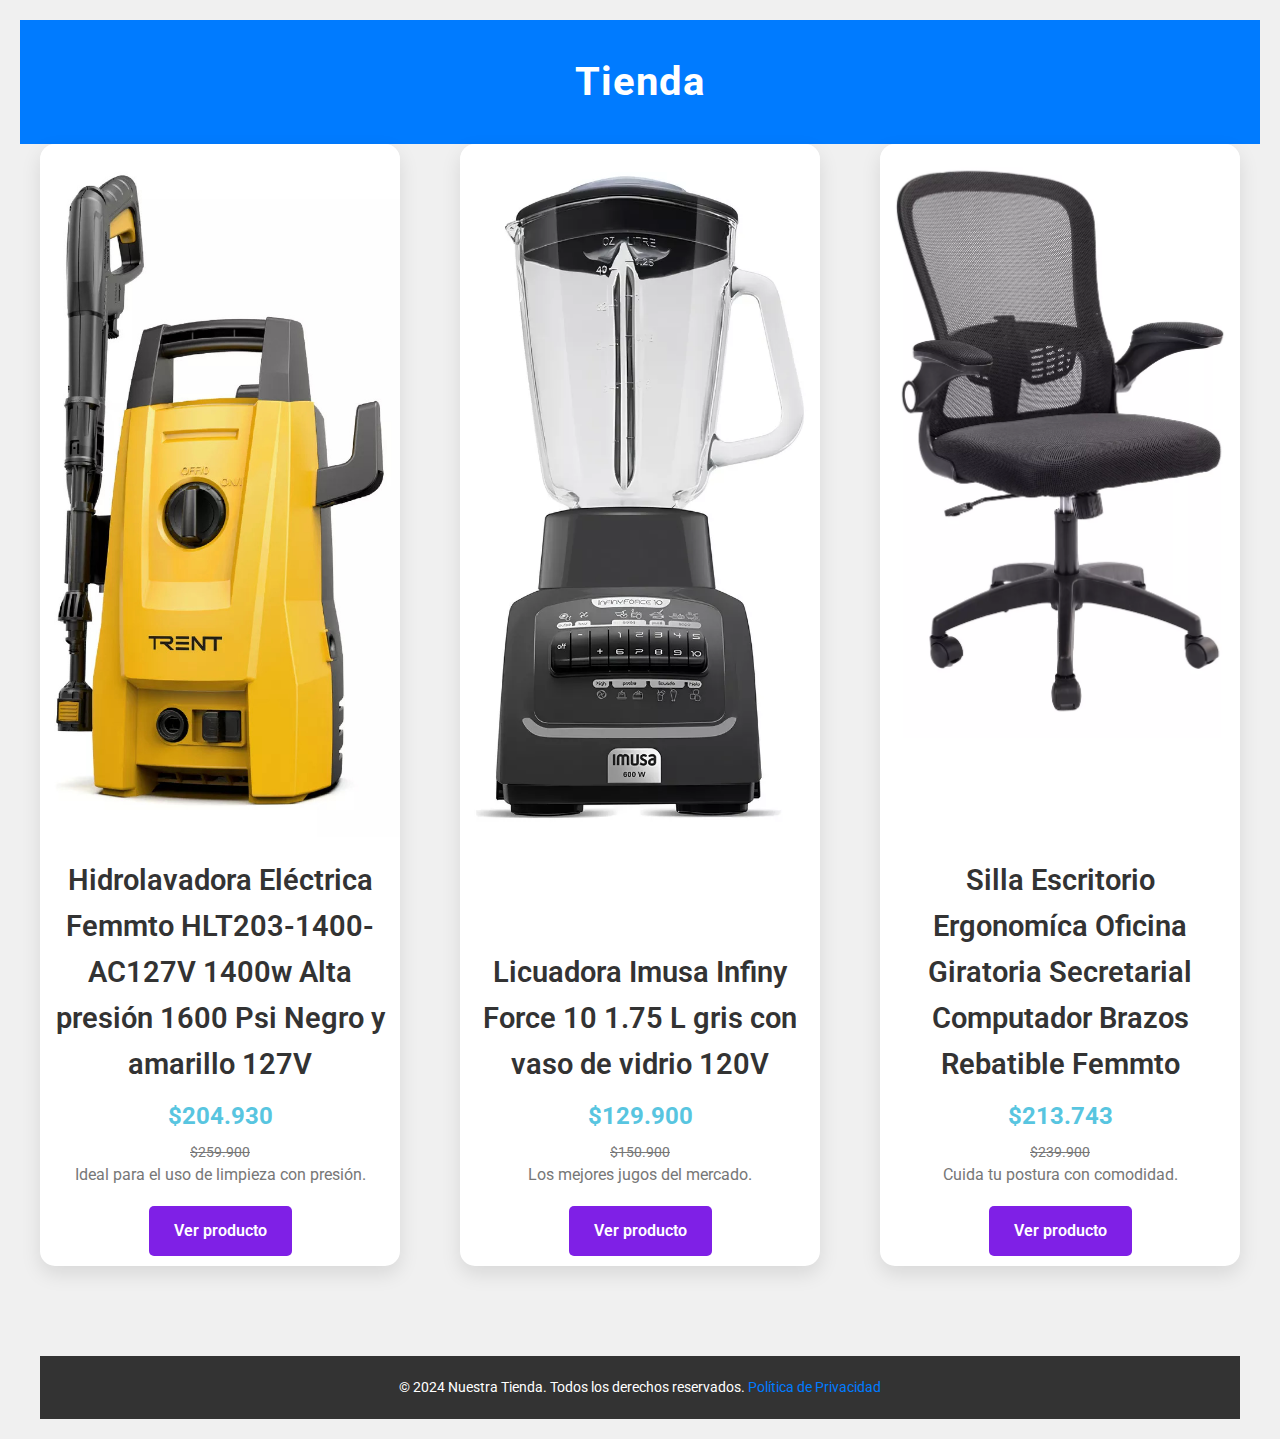
<file: index.html>
<!DOCTYPE html>
<html lang="es">
<head>
    <meta charset="UTF-8">
    <meta name="viewport" content="width=device-width, initial-scale=1.0">
    <meta http-equiv="X-UA-Compatible" content="IE=edge">
    <title>Tienda en Línea</title>
    <link rel="stylesheet" href="styles.css">
    <link href="https://fonts.googleapis.com/css2?family=Roboto:wght@400;500;700&display=swap" rel="stylesheet">
</head>
<body>
    <!-- Encabezado (solo el título) -->
    <header>
        Tienda
    </header>

    <!-- Contenedor de productos -->
    <div class="container">
        <!-- Primer Objeto -->
        <div class="card">
            <img src="images/hidrolavadora.jpg" alt="Hidrolavadora">
            <div class="card-body">
                <h2 class="card-title">Hidrolavadora Eléctrica Femmto HLT203-1400-AC127V 1400w Alta presión 1600 Psi Negro y amarillo 127V</h2>
                <p class="card-price">$204.930</p>
                <p class="card-price-old">$259.900</p>
                <p class="card-description">Ideal para el uso de limpieza con presión.</p>
                <a href="descripcionhidro.html" class="button">Ver producto</a>
            </div>
        </div>

        <!-- Segundo Objeto -->
        <div class="card">
            <img src="images/licuadora.jpg" alt="Objeto 2">
            <div class="card-body">
                <h2 class="card-title">Licuadora Imusa Infiny Force 10 1.75 L gris con vaso de vidrio 120V</h2>
                <p class="card-price">$129.900</p>
                <p class="card-price-old">$150.900</p> 
                <p class="card-description">Los mejores jugos del mercado.</p>
                <a href="descripcionlic.html" class="button">Ver producto</a>
            </div>
        </div>

        <!-- Tercer Objeto -->
            <div class="card">
                <img src="images/sillaoficina.jpg" alt="Objeto 3">
                <div class="card-body">
                    <h2 class="card-title">Silla Escritorio Ergonomíca Oficina Giratoria Secretarial Computador Brazos Rebatible Femmto</h2>
                    <p class="card-price">$213.743</p>
                    <p class="card-price-old">$239.900</p> 
                    <p class="card-description">Cuida tu postura con comodidad.</p>
                    <a href="descripcionsilla.html" class="button">Ver producto</a>
                </div>
            </div>  


    <footer>
        <p>&copy; 2024 Nuestra Tienda. Todos los derechos reservados. <a href="#">Política de Privacidad</a></p>
    </footer>
</body>
</html>
</file>
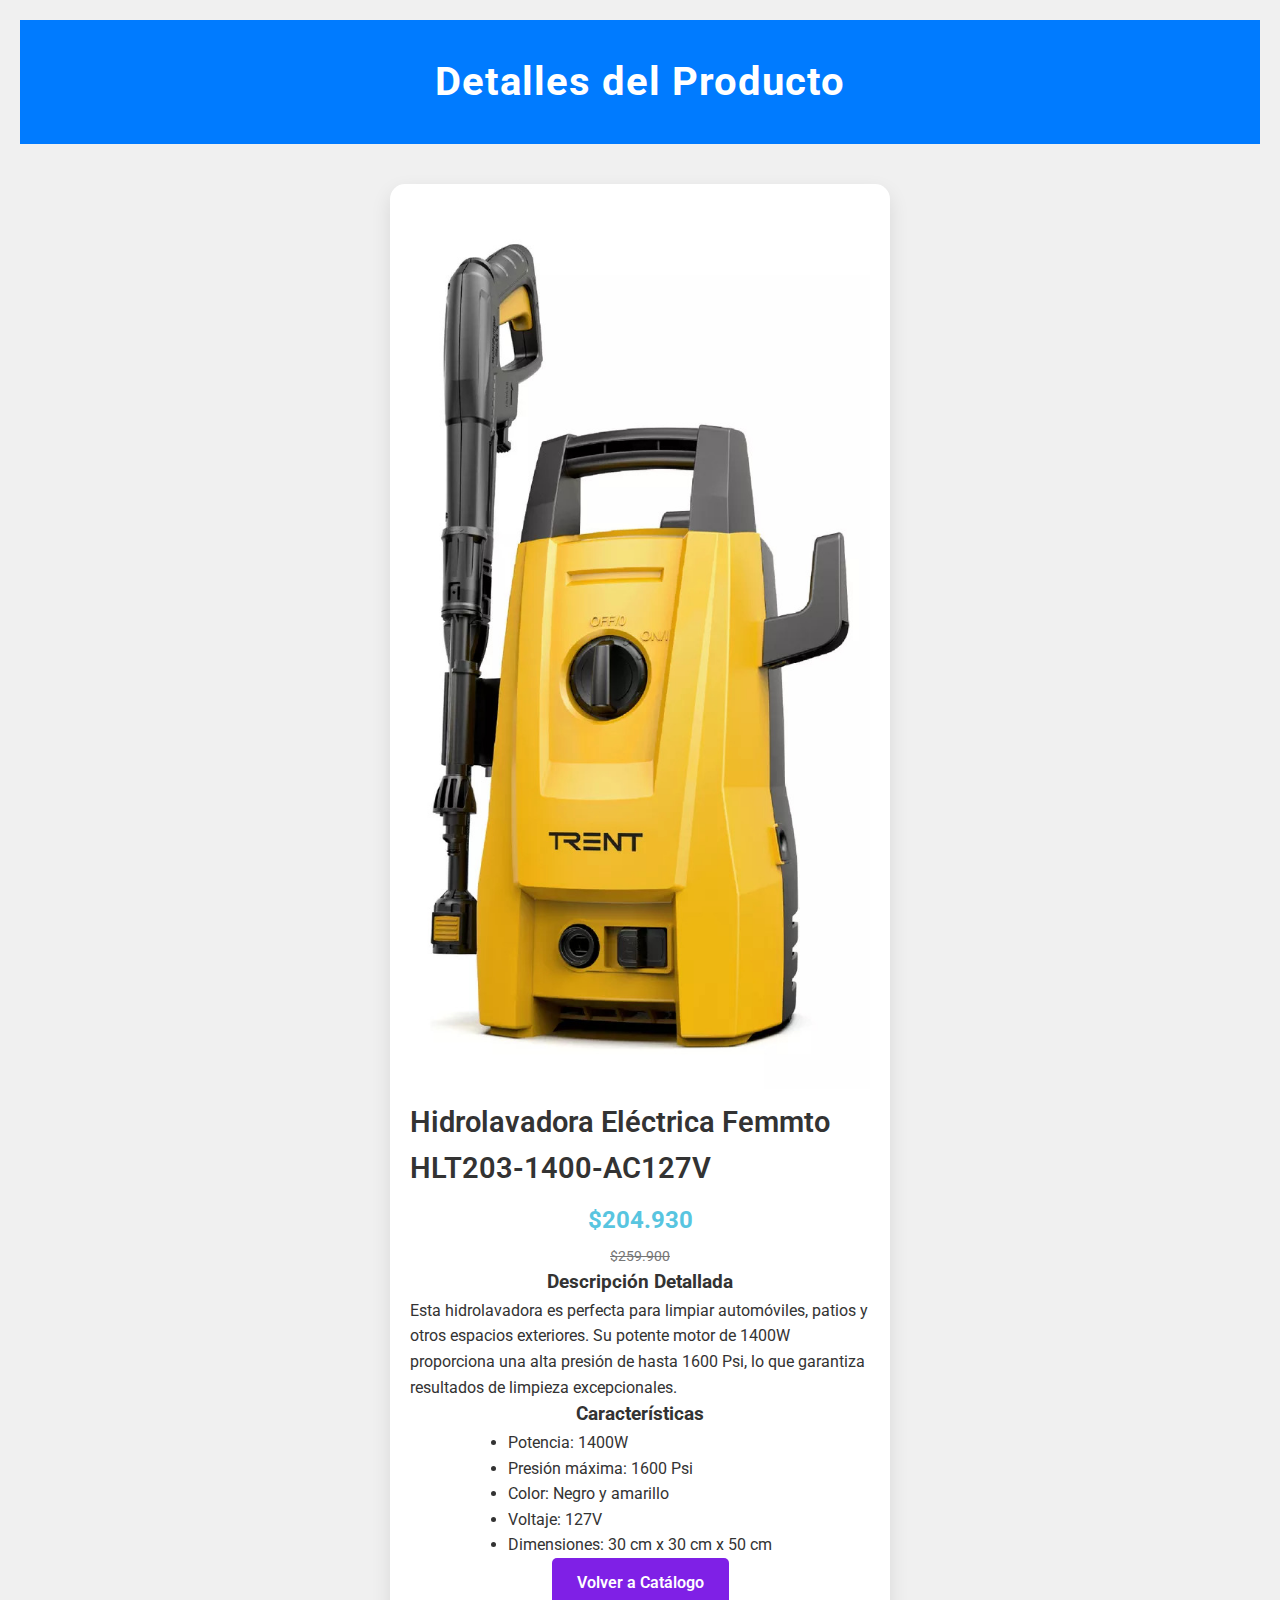
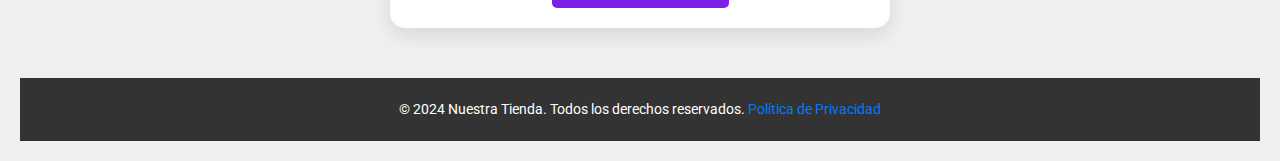
<file: descripcionhidro.html>
<!DOCTYPE html>
<html lang="es">
<head>
    <meta charset="UTF-8">
    <meta name="viewport" content="width=device-width, initial-scale=1.0">
    <meta http-equiv="X-UA-Compatible" content="IE=edge">
    <title>Descripción del Producto</title>
    <link rel="stylesheet" href="styles.css"> <!-- Solo este enlace -->
    <link href="https://fonts.googleapis.com/css2?family=Roboto:wght@400;500;700&display=swap" rel="stylesheet">
</head>
<body>
    <!-- Encabezado -->
    <header>
        Detalles del Producto
    </header>

    <div class="product-details">
        <!-- Detalles de la Hidrolavadora -->
        <img src="images/hidrolavadora.jpg" alt="Hidrolavadora">
        <h2 class="card-title">Hidrolavadora Eléctrica Femmto HLT203-1400-AC127V</h2>
        <p class="card-price">$204.930</p>
        <p class="card-price-old">$259.900</p>
        

        
        <h3>Descripción Detallada</h3>
        <p>Esta hidrolavadora es perfecta para limpiar automóviles, patios y otros espacios exteriores. Su potente motor de 1400W proporciona una alta presión de hasta 1600 Psi, lo que garantiza resultados de limpieza excepcionales.</p>
        
        <h3>Características</h3>
        <ul>
            <li>Potencia: 1400W</li>
            <li>Presión máxima: 1600 Psi</li>
            <li>Color: Negro y amarillo</li>
            <li>Voltaje: 127V</li>
            <li>Dimensiones: 30 cm x 30 cm x 50 cm</li>
        </ul>
        <a href="index.html" class="button">Volver a Catálogo</a>
    </div>

    <footer>
        <p>&copy; 2024 Nuestra Tienda. Todos los derechos reservados. <a href="#">Política de Privacidad</a></p>
    </footer>
</body>
</html>
</file>
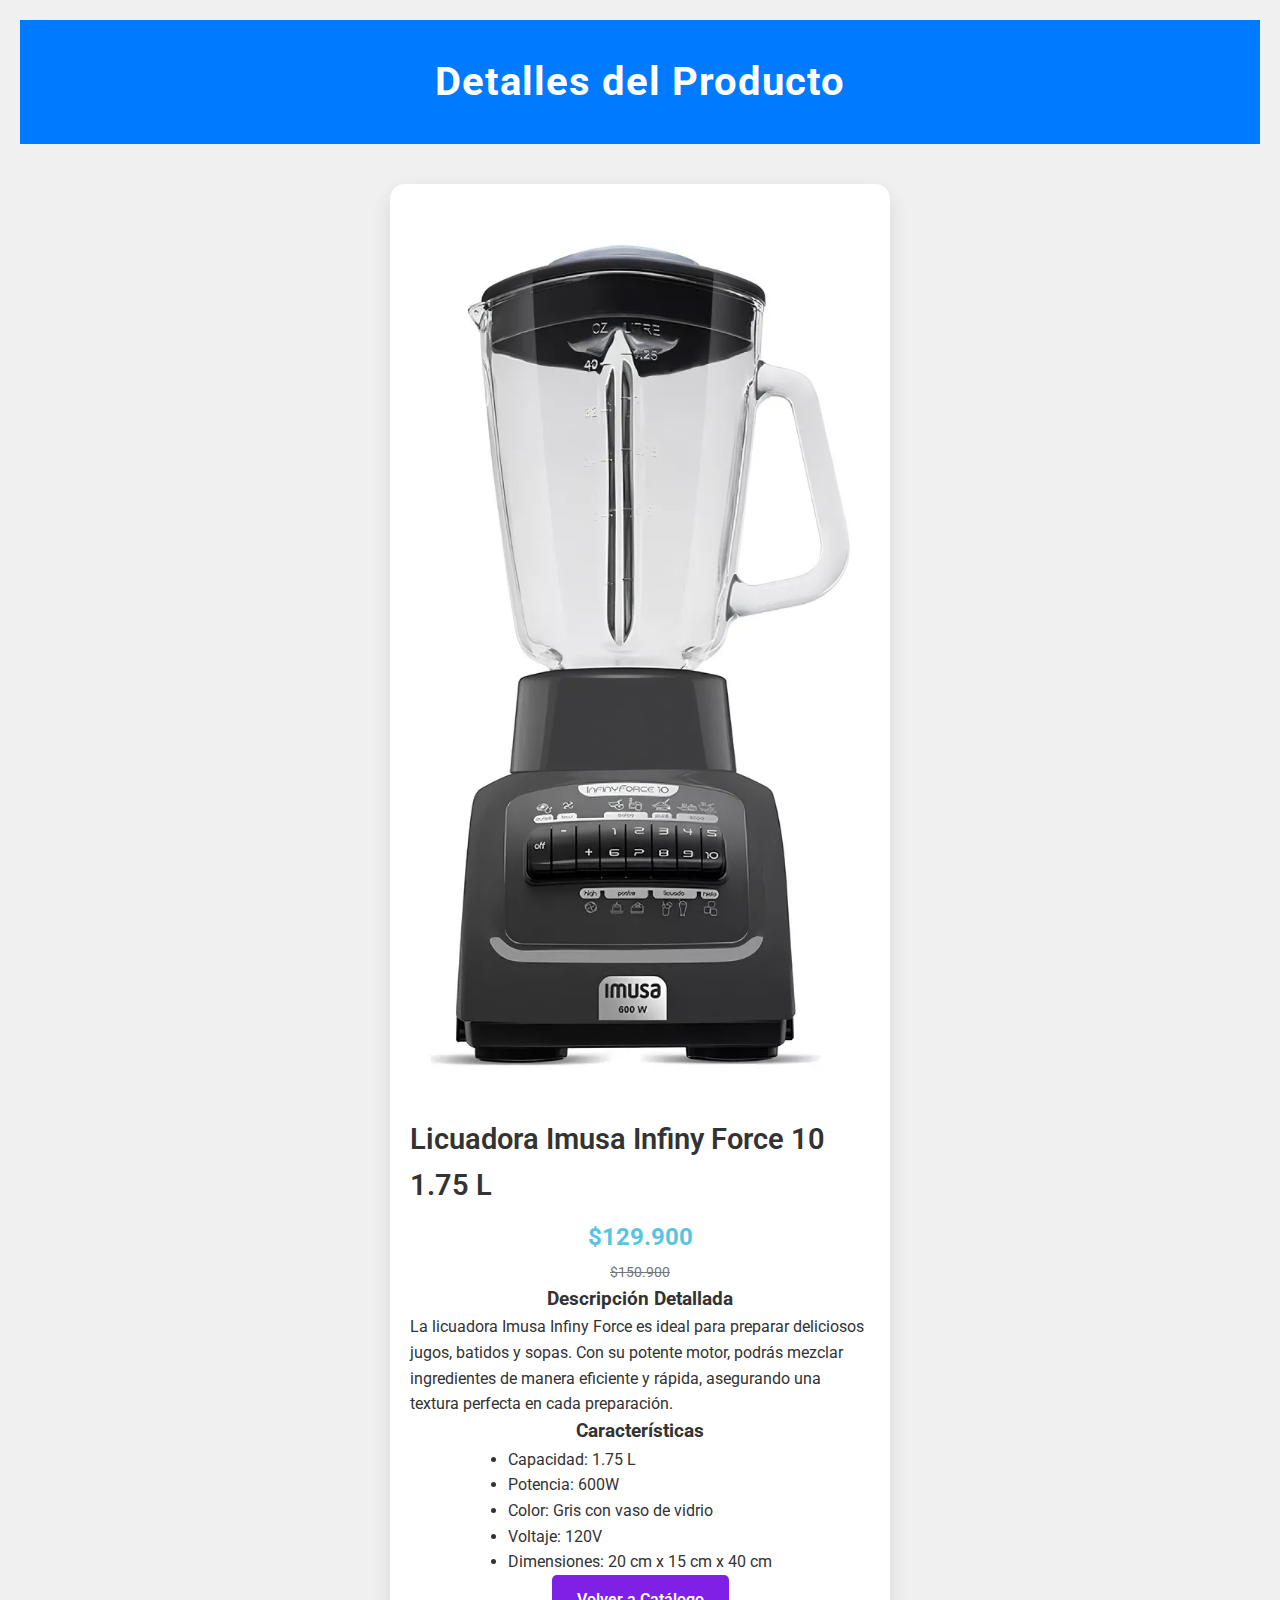
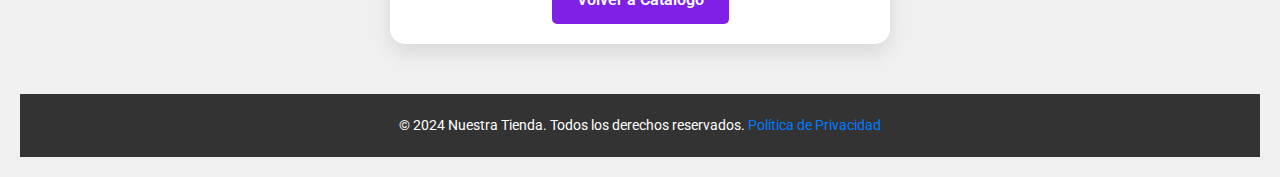
<file: descripcionlic.html>
<!DOCTYPE html>
<html lang="es">
<head>
    <meta charset="UTF-8">
    <meta name="viewport" content="width=device-width, initial-scale=1.0">
    <meta http-equiv="X-UA-Compatible" content="IE=edge">
    <title>Descripción de la Licuadora</title>
    <link rel="stylesheet" href="styles.css"> <!-- Solo este enlace -->
    <link href="https://fonts.googleapis.com/css2?family=Roboto:wght@400;500;700&display=swap" rel="stylesheet">
</head>
<body>
    <!-- Encabezado -->
    <header>
        Detalles del Producto
    </header>

    <div class="product-details">
        <!-- Detalles de la Licuadora -->
        <img src="images/licuadora.jpg" alt="Licuadora">
        <h2 class="card-title">Licuadora Imusa Infiny Force 10 1.75 L</h2>
        <p class="card-price">$129.900</p>
        <p class="card-price-old">$150.900</p>
        

        
        <h3>Descripción Detallada</h3>
        <p>La licuadora Imusa Infiny Force es ideal para preparar deliciosos jugos, batidos y sopas. Con su potente motor, podrás mezclar ingredientes de manera eficiente y rápida, asegurando una textura perfecta en cada preparación.</p>
        
        <h3>Características</h3>
        <ul>
            <li>Capacidad: 1.75 L</li>
            <li>Potencia: 600W</li>
            <li>Color: Gris con vaso de vidrio</li>
            <li>Voltaje: 120V</li>
            <li>Dimensiones: 20 cm x 15 cm x 40 cm</li>
        </ul>
        <a href="index.html" class="button">Volver a Catálogo</a>

    </div>

    <footer>
        <p>&copy; 2024 Nuestra Tienda. Todos los derechos reservados. <a href="#">Política de Privacidad</a></p>
    </footer>
</body>
</html>
</file>
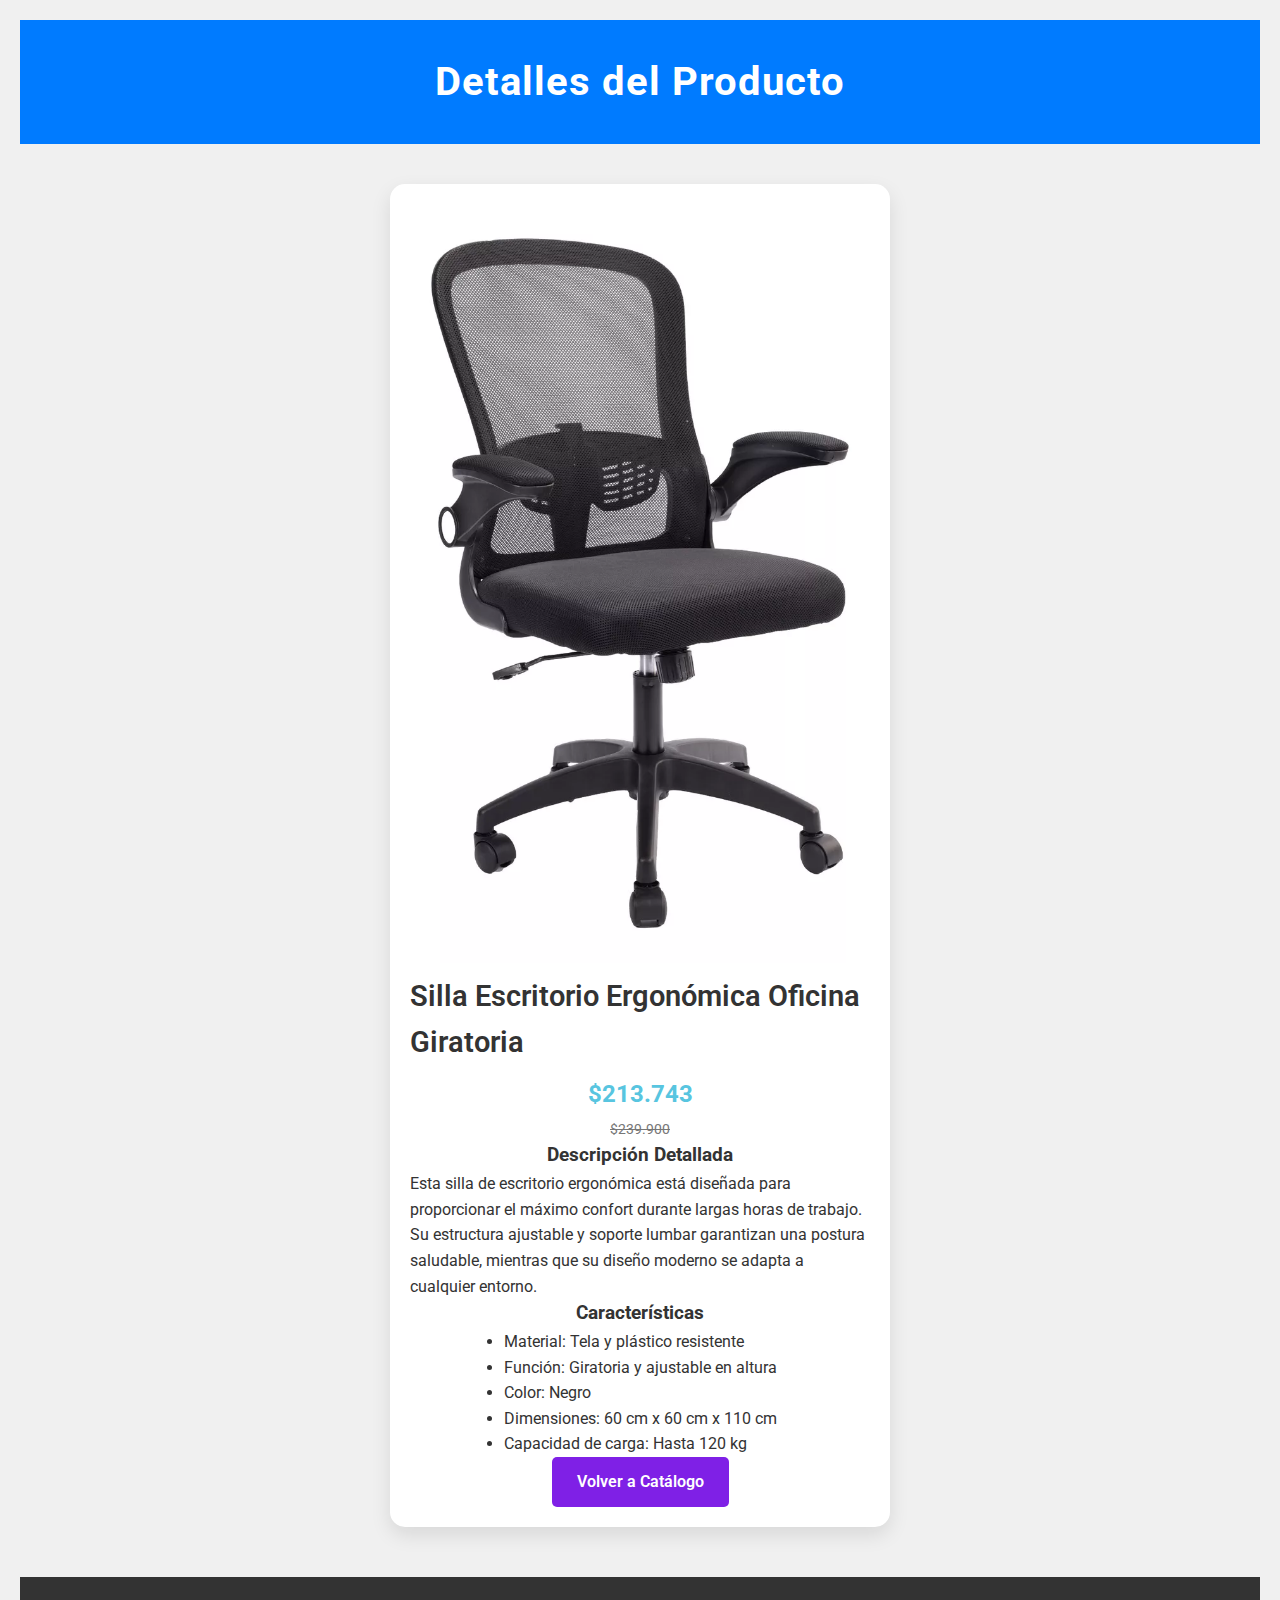
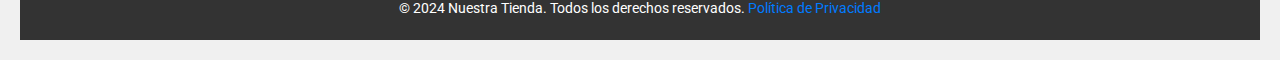
<file: descripcionsilla.html>
<!DOCTYPE html>
<html lang="es">
<head>
    <meta charset="UTF-8">
    <meta name="viewport" content="width=device-width, initial-scale=1.0">
    <meta http-equiv="X-UA-Compatible" content="IE=edge">
    <title>Descripción de la Silla</title>
    <link rel="stylesheet" href="styles.css"> <!-- Solo este enlace -->
    <link href="https://fonts.googleapis.com/css2?family=Roboto:wght@400;500;700&display=swap" rel="stylesheet">
</head>
<body>
    <!-- Encabezado -->
    <header>
        Detalles del Producto
    </header>

    <div class="product-details">
        <!-- Detalles de la Silla -->
        <img src="images/sillaoficina.jpg" alt="Silla de Oficina">
        <h2 class="card-title">Silla Escritorio Ergonómica Oficina Giratoria</h2>
        <p class="card-price">$213.743</p>
        <p class="card-price-old">$239.900</p>
        
       
        
        <h3>Descripción Detallada</h3>
        <p>Esta silla de escritorio ergonómica está diseñada para proporcionar el máximo confort durante largas horas de trabajo. Su estructura ajustable y soporte lumbar garantizan una postura saludable, mientras que su diseño moderno se adapta a cualquier entorno.</p>
        
        <h3>Características</h3>
        <ul>
            <li>Material: Tela y plástico resistente</li>
            <li>Función: Giratoria y ajustable en altura</li>
            <li>Color: Negro</li>
            <li>Dimensiones: 60 cm x 60 cm x 110 cm</li>
            <li>Capacidad de carga: Hasta 120 kg</li>
        </ul>
        <a href="index.html" class="button">Volver a Catálogo</a>

    </div>

    <footer>
        <p>&copy; 2024 Nuestra Tienda. Todos los derechos reservados. <a href="#">Política de Privacidad</a></p>
    </footer>
</body>
</html>
</file>
<file: styles.css>
* {
    margin: 0;
    padding: 0;
    box-sizing: border-box;
    font-family: 'Roboto', sans-serif;
}

/* General Body Styles */
body {
    background-color: #f0f0f0;
    color: #333;
    padding: 20px;
    line-height: 1.6;
}

/* Header (title centered) */
header {
    background-color: #007bff;
    padding: 30px 20px;
    text-align: center;
    color: white;
    font-size: 2.5em;
    font-weight: bold;
    letter-spacing: 1px;
}

h1 {
    margin: 0;
    font-size: 2.5em;
    font-weight: 700;
    letter-spacing: 1px;
}

/* Card Container */
.container {
    display: flex;
    justify-content: space-between;
    flex-wrap: wrap;
    max-width: 1200px;
    margin: 0 auto;
    gap: 20px;
}

/* Card Styles */
.card {
    background-color: #fff;
    border-radius: 15px;
    box-shadow: 0 8px 20px rgba(0, 0, 0, 0.1);
    width: 30%;
    margin-bottom: 20px;
    transition: transform 0.3s, box-shadow 0.3s;
    overflow: hidden;
    display: flex;
    flex-direction: column;
    justify-content: space-between;
    text-align: center;
}

.card:hover {
    transform: translateY(-10px);
    box-shadow: 0 16px 40px rgba(0, 0, 0, 0.2);
}

.card img {
    width: 100%; /* Asegúrate de que la imagen ocupe el 100% del contenedor */
    height: auto;
    border-radius: 15px 15px 0 0;
    margin-bottom: 10px; /* Espacio entre la imagen y el título */
    transition: transform 0.3s ease;
}

.card:hover img {
    transform: scale(1.05);
}

.card-body {
    padding: 10px;
}

.card-title {
    font-size: 1.8em;
    font-weight: 600;
    margin-bottom: 10px;
    color: #333;
}

.card-price {
    font-size: 1.5em;
    color: #58C5E0;
    font-weight: 700;
    margin-bottom: 0px;
}

.card-price-old {
    font-size: 0.9em; /* Tamaño de fuente más pequeño */
    color: #777; /* Color más claro */
    text-decoration: line-through; /* Tachar el precio anterior */
    margin-top: 5px; /* Espacio encima */
}


.card-description {
    font-size: 1em;
    color: #777;
    margin-bottom: 20px;
    line-height: 1.4;
}

.button {
    display: inline-block;
    padding: 12px 25px;
    background-color: #7F20E6;
    color: white;
    text-decoration: none;
    border-radius: 5px;
    font-size: 1em;
    font-weight: 600;
    transition: background-color 0.3s ease, box-shadow 0.3s ease;
}

.button:hover {
    background-color: #0056b3;
    box-shadow: 0 6px 12px rgba(0, 0, 0, 0.1);
}

/* Responsive Design */
@media (max-width: 768px) {
    .card {
        width: 100%;
    }
}
/* Estilos generales para la descripción del producto */
.product-details {
    display: flex;
    justify-content: center;
    align-items: center;
    flex-direction: column;
    max-width: 500px;
    margin: 40px auto; /* Centra el contenedor en la página */
    padding: 20px;
    background-color: #fff;
    border-radius: 15px;
    box-shadow: 0 8px 20px rgba(0, 0, 0, 0.1);
}

.product-details img {
    width: 100%; /* Asegúrate de que la imagen ocupe el 100% del contenedor */
    height: auto;
    margin-bottom: 10px; /* Espacio entre la imagen y el título */
}


/* Footer Styles */
footer {
    text-align: center; /* Centra el texto horizontalmente */
    margin-top: 50px;
    padding: 20px;
    background-color: #333;
    color: white;
    font-size: 0.9em;
    position: relative; /* Asegúrate de que esté dentro del flujo normal del documento */
    bottom: 0; /* Alinea el footer al fondo si es necesario */
    width: 100%; /* Asegúrate de que ocupe el ancho completo */
}


footer a {
    color: #007bff;
    text-decoration: none;
}

footer a:hover {
    text-decoration: underline;
}
</file>
